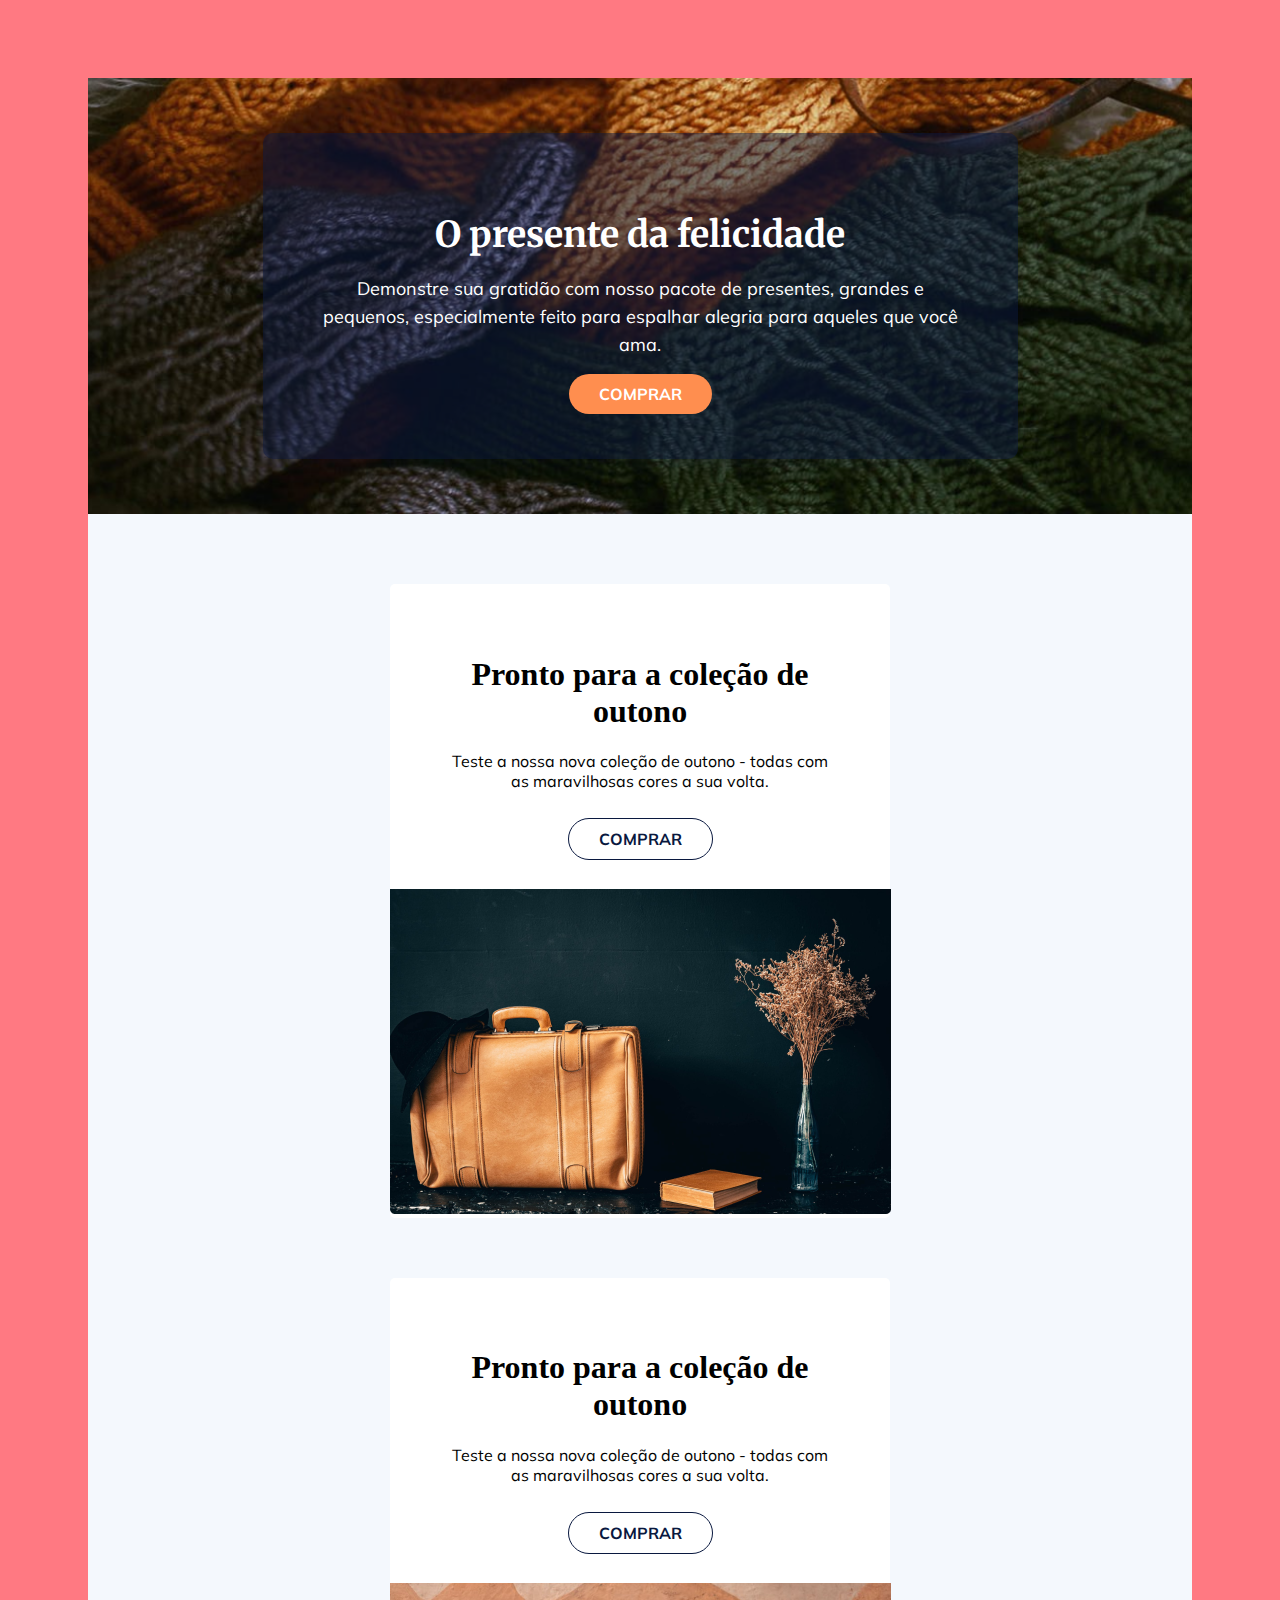
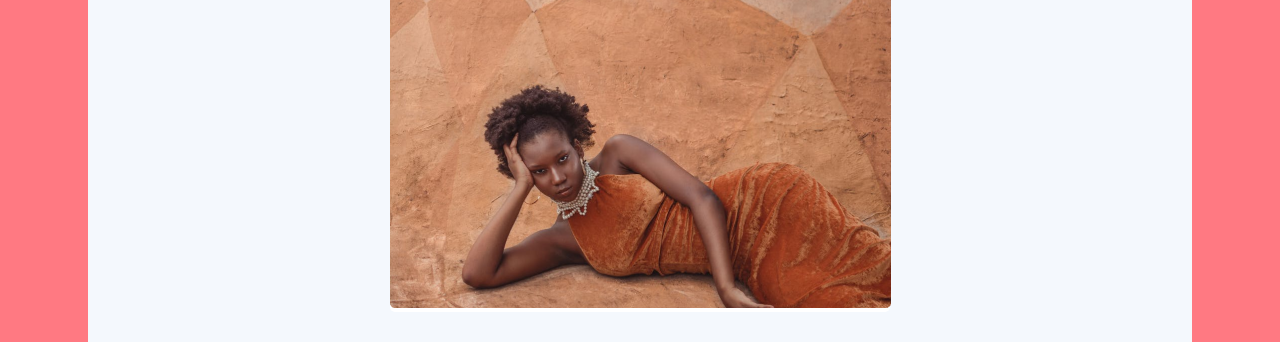
<file: casa-05/index.html>
<!DOCTYPE html>
<html lang="pt">

<head>
    <meta charset="UTF-8">

    <meta name="viewport" content="width=device-width, initial-scale=1.0">
    <title>pagina</title>
    <link rel="preconnect" href="https://fonts.gstatic.com">
    <link
        href="https://fonts.googleapis.com/css2?family=Merriweather:wght@400;700&family=Mulish:wght@400;700&display=swap"
        rel="stylesheet">
    <link rel="stylesheet" type="text/css" href="style5.css">

</head>

<body>
    <div class="container">
        <div class="background">
            <div class="card call-to-action">
                <h1>O presente da felicidade</h1>
                <p> Demonstre sua gratidão com nosso pacote de presentes, grandes e pequenos, especialmente feito para
                    espalhar
                    alegria para aqueles que você ama.
                </p>
                <a href="#" class="btn">COMPRAR</a>
            </div>
        </div>

        <div class="card produto produto-1">
            <div class="conteudo-card">
                <h1>Pronto para a coleção de outono</h1>
                <p>Teste a nossa nova coleção de outono - todas com as maravilhosas cores a sua volta.</p>
                <a href="#" class="btn">COMPRAR</a>
            </div>
            <img src="assets/product.png" alt="produtos">
        </div>

        <div class="card produto produto-2 ">
            <div class="conteudo-card">
                <h1>Pronto para a coleção de outono</h1>
                <p>Teste a nossa nova coleção de outono - todas com as maravilhosas cores a sua volta.</p>
                <a href="#" class="btn">COMPRAR</a>
            </div>
            <img src="assets/Model.png" alt="modelo">
        </div>


</body>

</html>
</file>
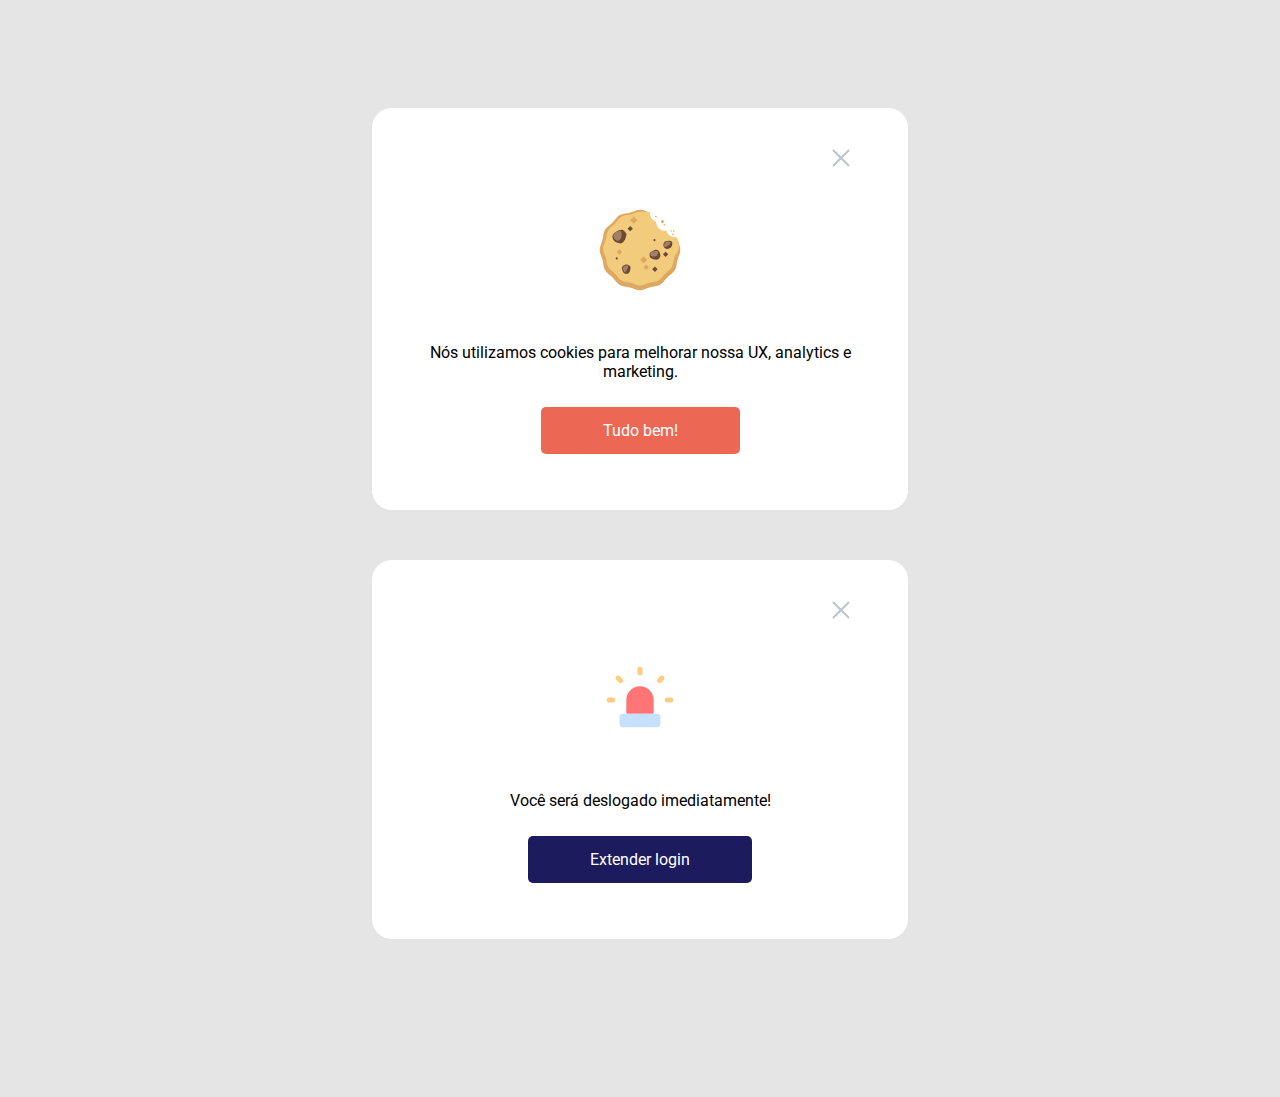
<file: classe-01/index.html>
<!DOCTYPE html>
<html lang="pt">

<head>
    <meta charset="UTF-8">

    <meta name="viewport" content="width=device-width, initial-scale=1.0">
    <title>Exercicio Alertas</title>
    <link rel="preconnect" href="https://fonts.gstatic.com">
    <link href="https://fonts.googleapis.com/css2?family=Roboto&display=swap" rel="stylesheet">
    <link rel="stylesheet" href="style.css">
</head>

<body>
    <div class="card">
        <div class="B-fechar">
            <img src="assets/close.svg" alt="Botão fechar">
        </div>
        <img src="assets/cookie.svg" alt="Cookie">
        <p>
            Nós utilizamos cookies para melhorar nossa UX, analytics e marketing.
        </p>
        <a class="btn btn-vermelho" href="#">Tudo bem!</a>
    </div>
    <div class="card">
        <div class="B-fechar">
            <img src="assets/close.svg" alt="Botão fechar">
        </div>
        <img src="assets/alert.svg" alt="Alerta">
        <p>
            Você será deslogado imediatamente!
        </p>
        <a class="btn btn-azul" href="#">Extender login</a>
    </div>

</body>

</html>
</file>
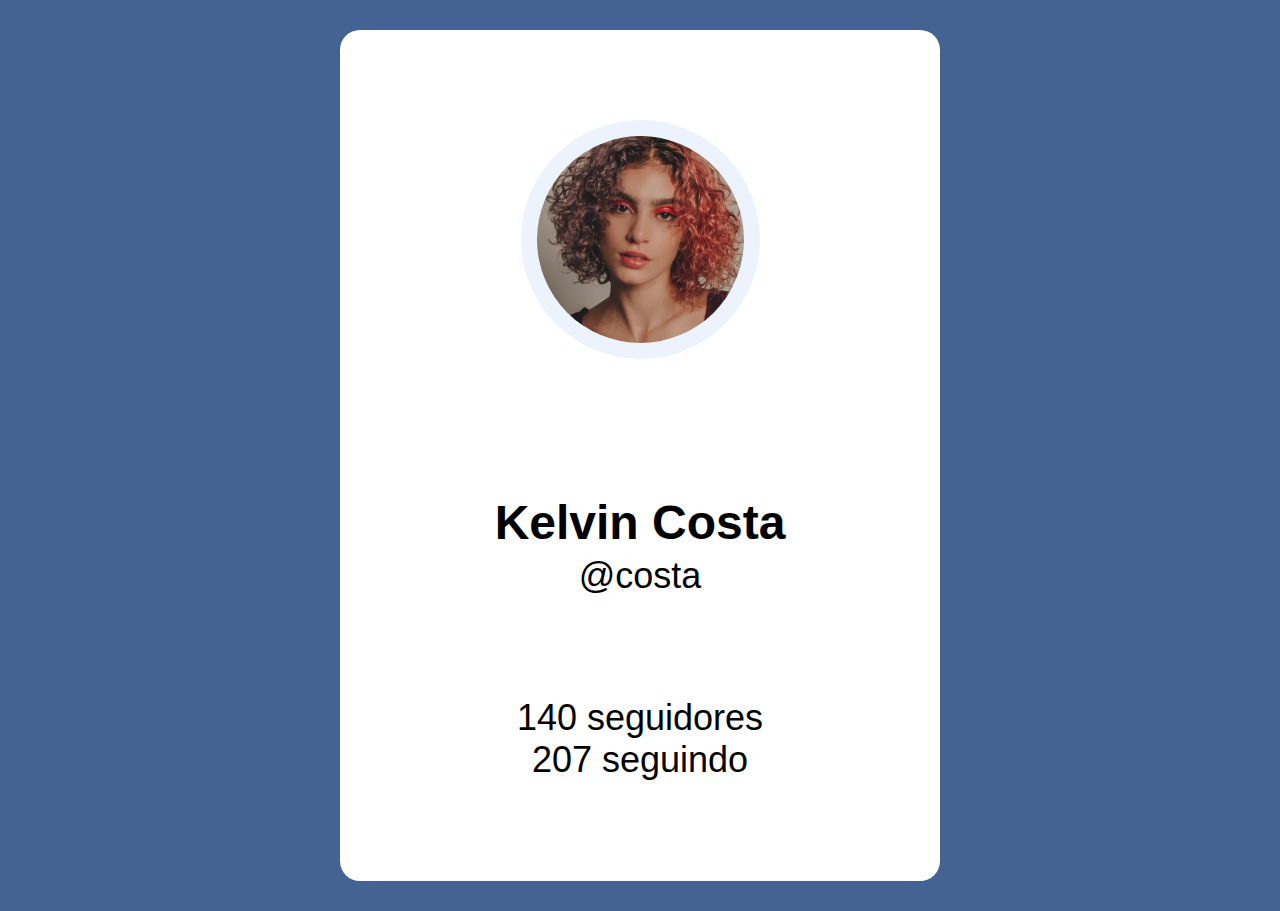
<file: casa-04/index4.html>
<!DOCTYPE html>
<html lang="pt">

<head>
    <meta charset="UTF-8">

    <meta name="viewport" content="width=device-width, initial-scale=1.0">
    <title>Exercicio Alertas</title>
    <link rel="preconnect" href="https://fonts.gstatic.com">
    <link href="https://fonts.googleapis.com/css2?family=Mulish:wght@400;700&display=swap" rel="stylesheet">
    <link rel="stylesheet" href="style4.css">
</head>

<body>
    <div>
        <div class="a">
            <img src="assets/profile.png" alt="Foto de perfil">
        </div>

        <h1>Kelvin Costa</h1>

        <span> @costa</span>

        <p class="primeiro-paragrafo">
            140 seguidores
        </p>
        <p>
            207 seguindo
        </p>

    </div>


</body>

</html>
</file>
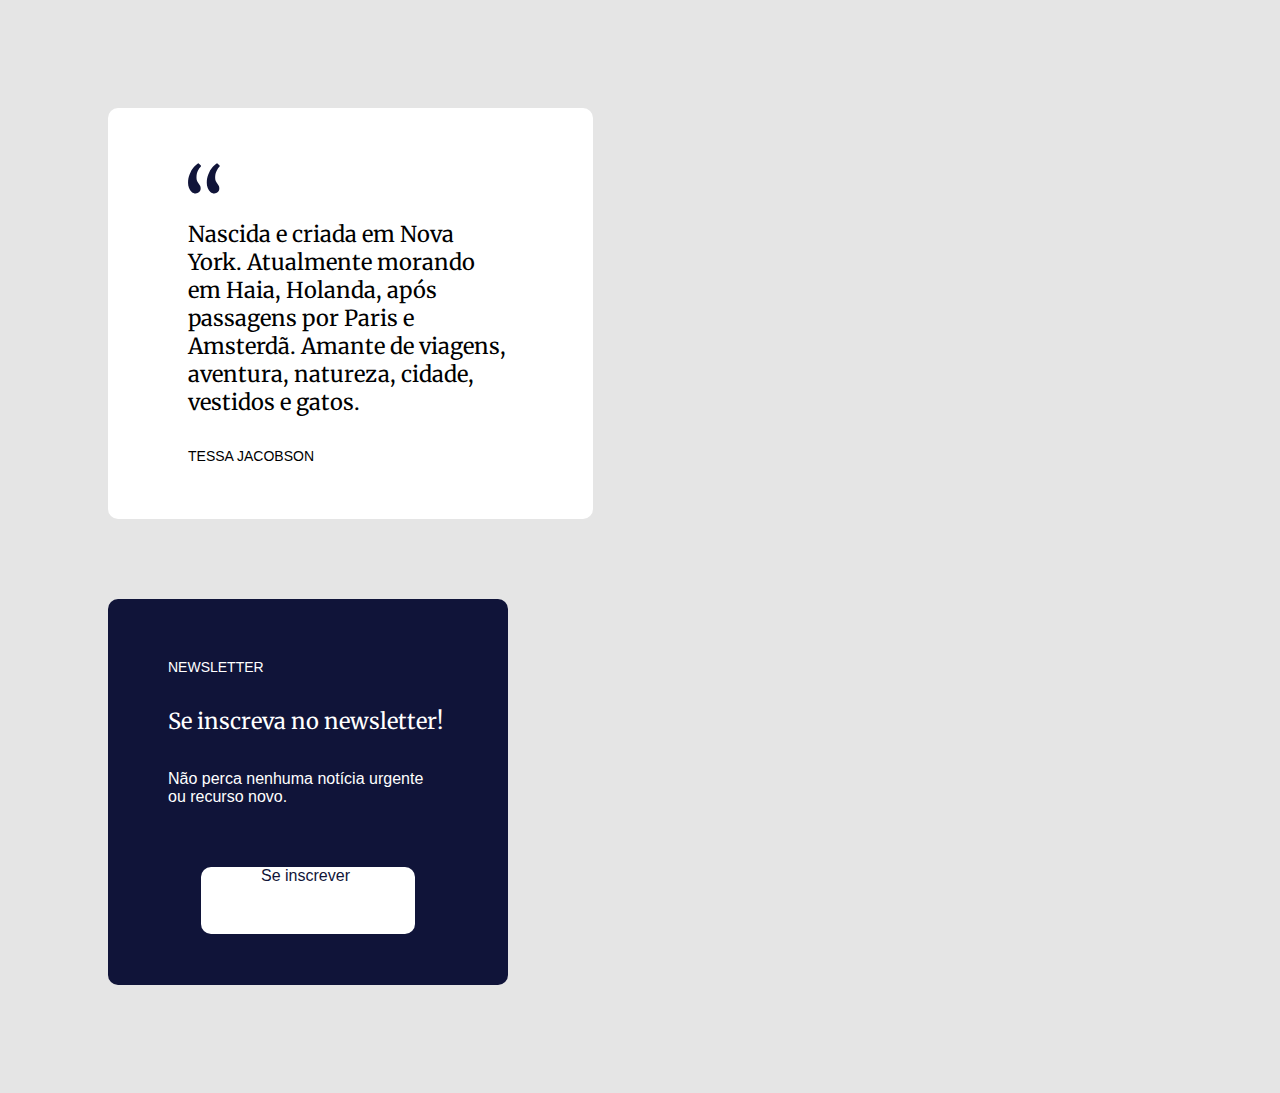
<file: classe-02/index2.html>
<!DOCTYPE html>
<html lang="pt">

<head>
    <meta charset="UTF-8">

    <meta name="viewport" content="width=device-width, initial-scale=1.0">
    <title>Exercicio Alertas</title>
    <link rel="preconnect" href="https://fonts.gstatic.com">
    <link href="https://fonts.googleapis.com/css2?family=Merriweather&display=swap" rel="stylesheet">
    <link href="https://fonts.googleapis.com/css2?family=Merriweather&display=swap" rel="stylesheet">
    <link rel="stylesheet" href="style2.css">
</head>

<body>

    <div class="aspas">
        <img class="d" src="assets/quote.svg" alt="Aspas azul escuro">

        <p class="texto1">
            Nascida e criada em Nova York. Atualmente morando em Haia, Holanda, após passagens por Paris e Amsterdã.
            Amante de viagens, aventura, natureza, cidade, vestidos e gatos.
        </p>
        <p class="texto2">
            Tessa Jacobson
        </p>

    </div>


    <div class="azul">

        <p class="um">
            Newsletter
        </p>
        <p class='dois'>
            Se inscreva no newsletter!
        </p>
        <p class="tres">
            Não perca nenhuma notícia urgente ou recurso novo.
        </p>
        <div class="card">
            <a href="#">Se inscrever</a>
        </div>
    </div>

</body>

</html>
</file>
<file: casa-05/style5.css>
body{
    background-color: #FF7982;
    padding:70px 80px 0px 80px;
    margin-bottom: 0;
}
.card{
    margin: 0 auto;
    text-align: center;
}

.call-to-action{
    background: rgba(9,24,63,0.5);
    box-shadow: 0px 14px 25px -10px rgba(9,24,63,0.17);
    border-radius: 10px;
    color: #FFF;
    max-width: 645px;
    padding: 55px;
}

.produto {
    max-width: 500px;
    background-color:white;
    color: #000;
    border-radius: 5px;

}
.produto-1{
    margin-bottom: 60px;
}
.produto p{
    margin-bottom: 38px;

}
.produto .btn{
    background: #FFFFFF;
    border: 1px solid #09183F;
    color: #09183F;

}
.produto .conteudo-card{
    padding: 50px 60px 40px 60px;
}
.call-to-action h1{
    font-family: 'Merriweather', serif;
    font-size: 36px;
    margin-bottom: 10px;
}
.call-to-action p{
    font-size: 18px;
    line-height: 28px;
    margin-bottom: 25px;
}
.call-to-action .btn{
    color: #fff;
    background: #FF8E4F;
}
p,a {
    font-family: 'Mulish' , sans-serif;
}
.btn{
    text-decoration:none;
    border-radius:50px;
    padding: 10px 30px;
    font-weight: 700;
}


.container{
    background:  #F4F8FD;
    padding-bottom: 30px;

}

.background{
    background-image: url('/casa-05/assets/background.png') ;
    background-size: cover;
    padding: 55px 0px;
    margin-bottom: 70px;
}
</file>
<file: classe-01/style.css>
body{
    background-color: #E5E5E5;
    padding: 100px;
}
.card{
    background-color: #FFFFFF ;
    border-radius: 20px;
    text-align: center ;
    padding: 35px 52px 70px 52px;
    max-width: 432px;
    margin:0 auto;
    font-family: 'Roboto', sans-serif;
    margin-bottom: 50px ;
}
.B-fechar{
    width: 30px;
    margin-left:auto;
}

img{
    margin-bottom:30px;
    
}
p{
    
    margin-bottom: 40px;
   
}
.btn{

text-decoration: none;
padding: 14px 62px;
border-radius: 5px;
}

.btn-vermelho{

    background-color:  #ED6755;
    color: #ffffff;

}

.btn-azul{
    color: #ffffff;
    background-color: #1C1B5E;


}
</file>
<file: casa-04/style4.css>
body{
    background-color: #456392;
    font-family: 'Muslish', sans-serif;
}
div{
    background-color: #FFFFFF;
    border-radius: 20px;
    max-width: 600px;
    margin: 30px auto;
    text-align: center ;
    padding-top: 30px;
    padding-bottom: 100px;
    
}
img{
    border-radius: 50%;
    border: 16px solid #ECF3FC;
    
    
}
h1{
    font-size: 48px;
    margin-bottom: 5px;
}
span{
    margin-bottom: 92px;
}
.primeiro-paragrafo{
    margin-bottom: 0px;
    margin-top: 100px ;

}
p{
    margin-top: 0px;
    margin-bottom: 0px;
}
span, p{
    font-size: 36px;
}
</file>
<file: classe-02/style2.css>
body{
    background-color: #E5E5E5;
    padding: 100px;
}

.aspas{
    max-width: 320px;
    background-color: #FFFFFF;
    border-radius: 10px;
    padding: 0px 85px 0px 80px;
    margin-bottom: 80px;

}
.d{
    padding-top: 55px;
}
.texto1{
    font-family: 'Merriweather', serif;

    font-size: 22px;
   
}

.texto2{
    font-family: 'Open Sans', sans-serif;
    text-transform: uppercase;
    max-width: 140px;
    font-size: 14px;
    padding: 10px 0px 55px 0px;
}
.azul{

    background-color: #101439;
    font-family: 'Open Sans', sans-serif;
    border-radius: 10px;
    max-width: 400px;
   

}
.um{
    color:#FFFFFF ;
    font-size: 14px;
    text-transform: uppercase;
    padding: 60px 266px 10px 60px;

}
.dois{
    color:#FFFFFF ;
    font-family: 'Merriweather', serif;
    font-size: 22px;
    padding: 0px 0px 13px 60px;

}
.tres{
    color:#FFFFFF ;
    padding: 0px 65px 45px 60px;
    border: 0 auto;
  
    

}

a{
    background-color: #FFFFFF;
    color:#101439 ;
    text-decoration: none ;
    border-radius: 10px;
    padding: 0px 65px 50px 60px;
    margin-bottom: 200px;
    border-bottom: 200px;
}
.card{
    
    padding-bottom: 100px;
    text-align: center;
}
</file>
